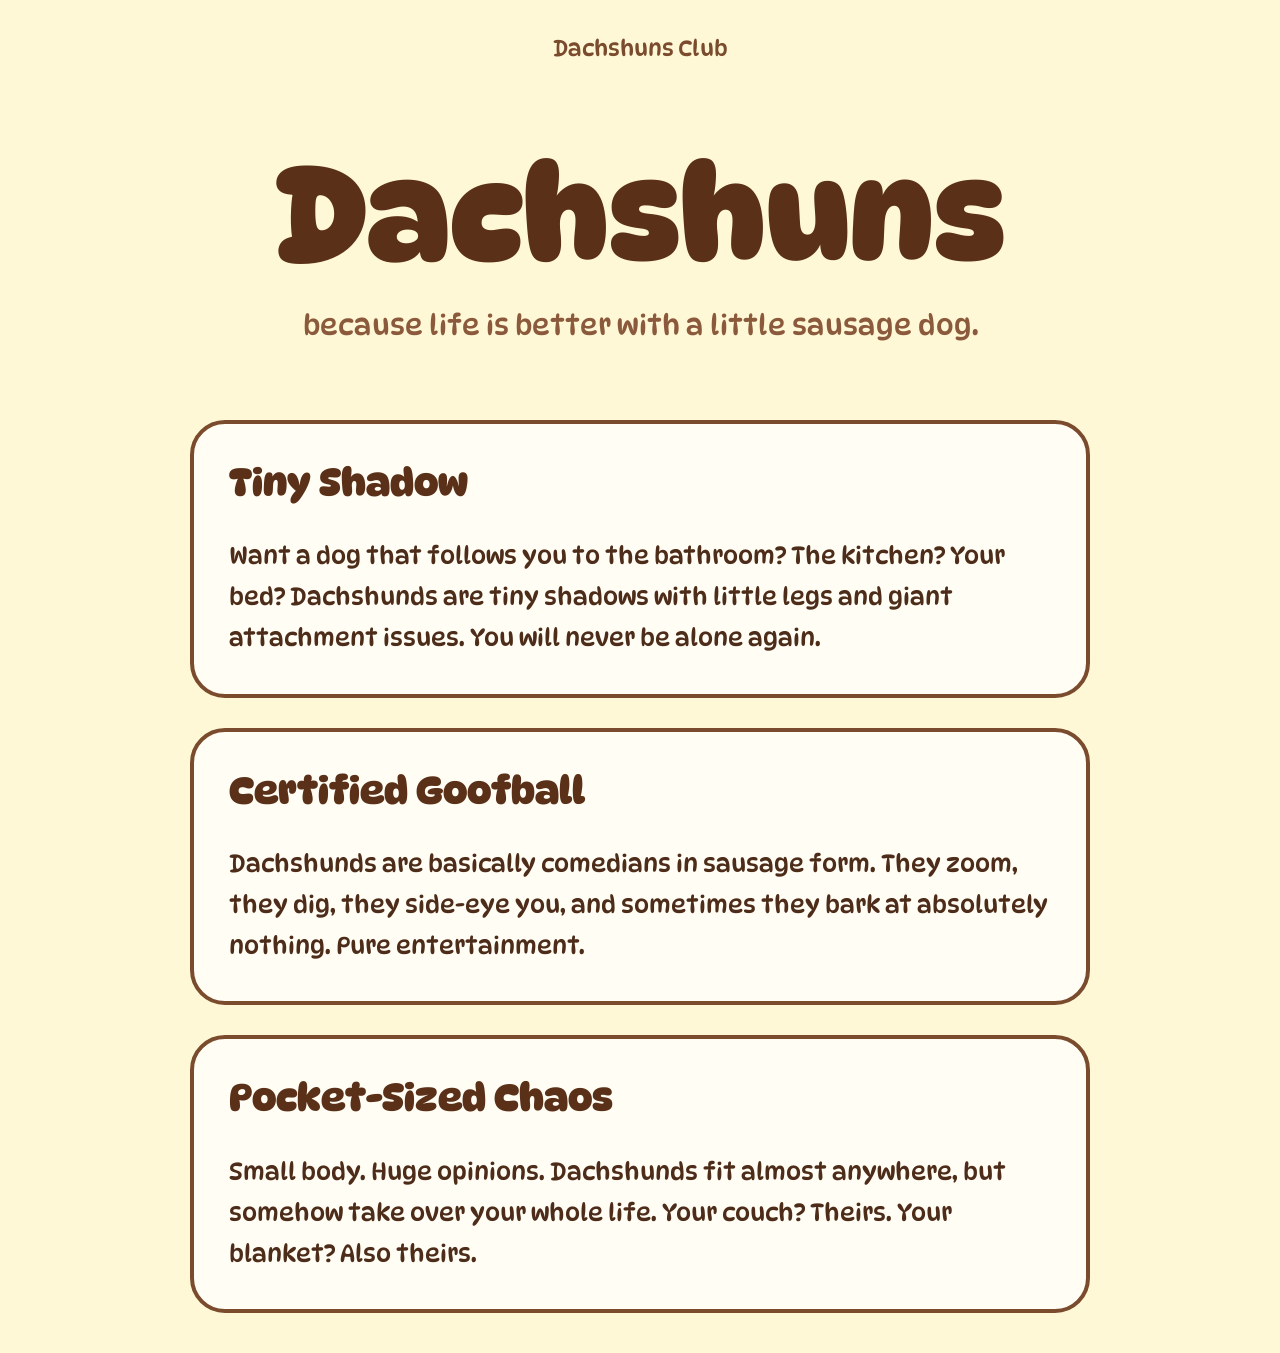
<file: index.html>
<!DOCTYPE html>
<html lang="en">

<head>
  <meta charset="UTF-8">
  <title>Dachshuns</title>

  <link href="https://fonts.googleapis.com/css2?family=DynaPuff:wght@400;500;600&display=swap" rel="stylesheet">
  <link rel="stylesheet" href="style.css?v=101">
</head>

<body>

<header>
  <div class="top-text">Dachshuns Club</div>
</header>

<main>

  <section class="hero">
    <h1>Dachshuns</h1>
    <p class="subtitle">because life is better with a little sausage dog.</p>
  </section>

  <section class="card">
    <h2>Tiny Shadow</h2>
    <p>
      Want a dog that follows you to the bathroom? The kitchen? Your bed? Dachshunds are tiny shadows with little legs and giant attachment issues. You will never be alone again.
    </p>
  </section>

  <section class="card">
    <h2>Certified Goofball</h2>
    <p>
      Dachshunds are basically comedians in sausage form. They zoom, they dig, they side-eye you, and sometimes they bark at absolutely nothing. Pure entertainment.
    </p>
  </section>

  <section class="card">
    <h2>Pocket-Sized Chaos</h2>
    <p>
      Small body. Huge opinions. Dachshunds fit almost anywhere, but somehow take over your whole life. Your couch? Theirs. Your blanket? Also theirs.
    </p>
  </section>

</main>

<script src="script.js"></script>

</body>
</html>
</file>
<file: style.css>
body {
  margin: 0;
  padding: 0;
  background: #fff8d6;
  font-family: 'DynaPuff', cursive;
  color: #4d2c19;
}

header {
  text-align: center;
  padding: 35px;
}

.top-text {
  font-size: 22px;
  color: #7a4b2d;
}

main {
  width: 88%;
  max-width: 900px;
  margin: 40px auto;
}

.hero {
  text-align: center;
  margin-bottom: 70px;
}

.hero h1 {
  font-size: 130px;
  margin: 0;
  color: #5a3118;
}

.subtitle {
  font-size: 28px;
  color: #8b5a3c;
  margin-top: 10px;
  transition: 0.3s ease;
}

.card {
  background: #fffdf4;
  border: 4px solid #7a4b2d;
  border-radius: 35px;
  padding: 35px;
  margin-bottom: 30px;
}

h2 {
  font-size: 38px;
  margin-top: 0;
  color: #5a3118;
}

p {
  font-size: 24px;
  line-height: 1.7;
  margin: 0;
}
</file>
